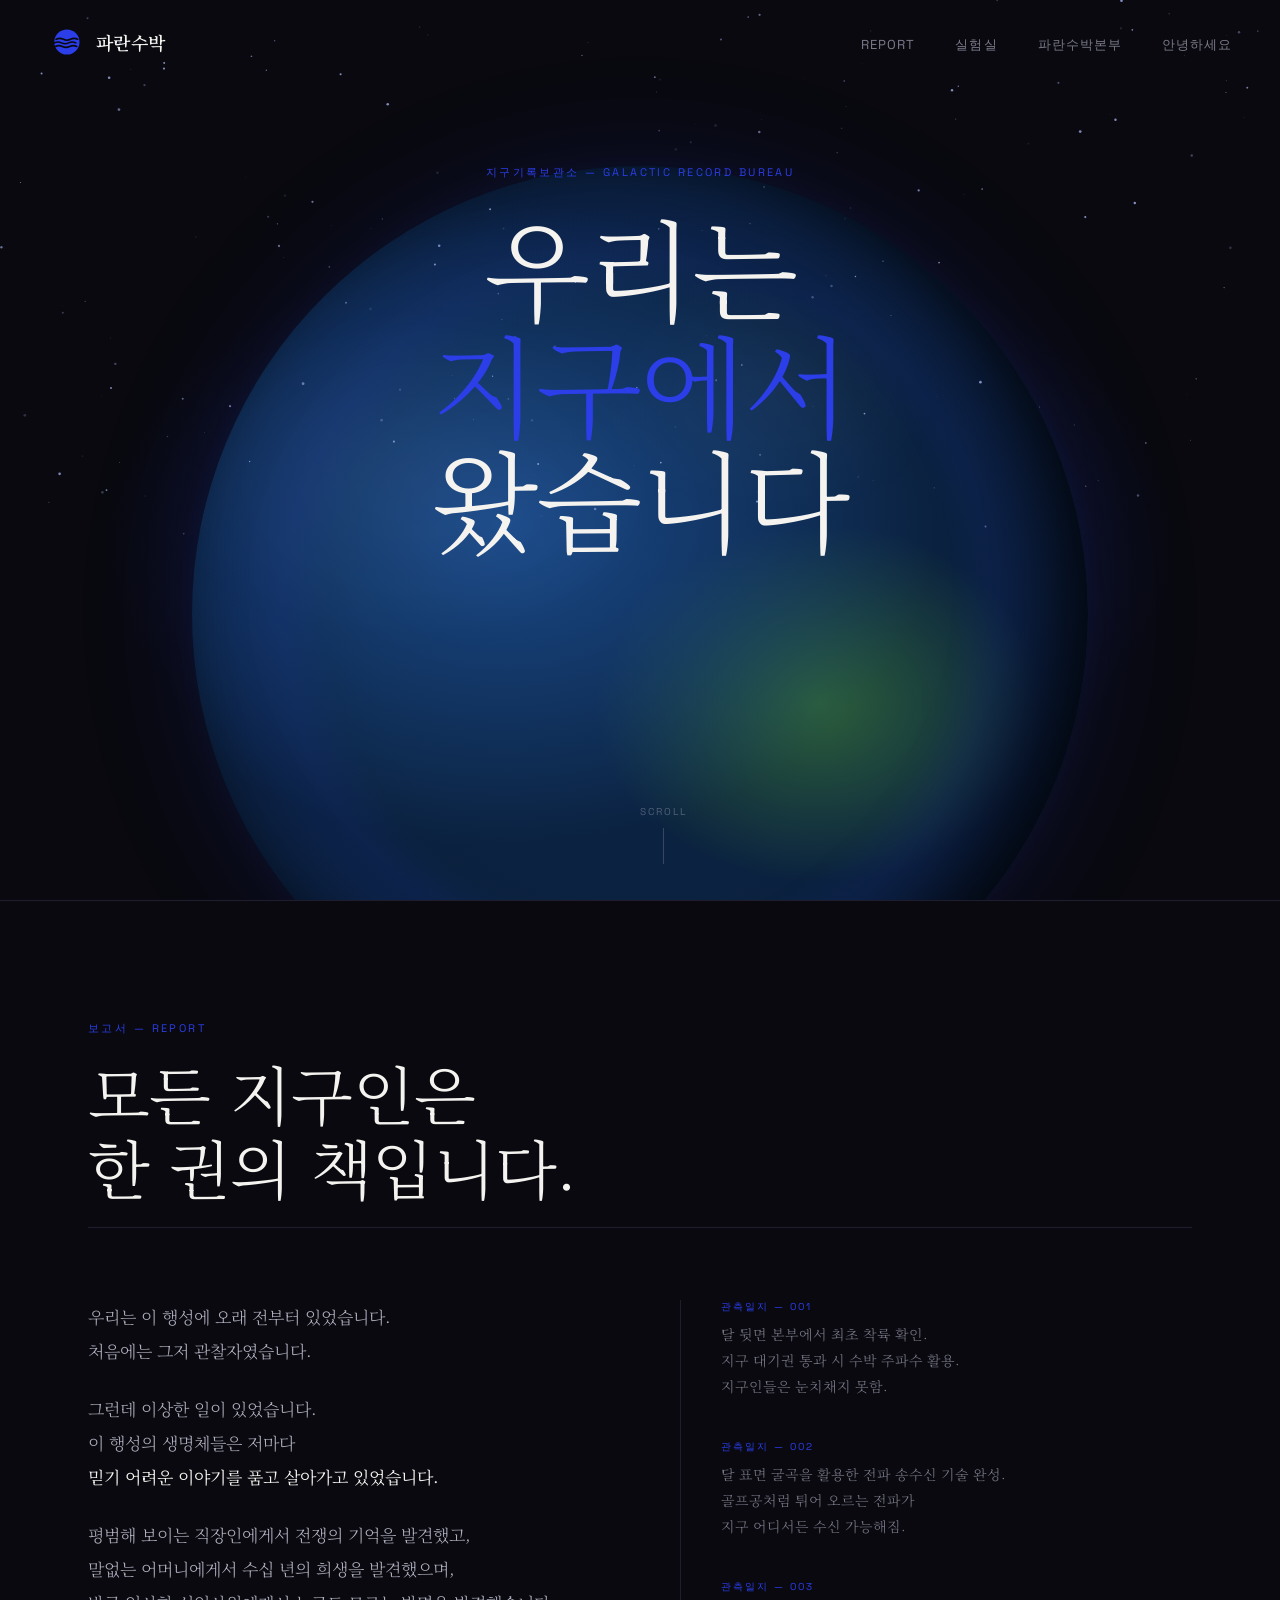
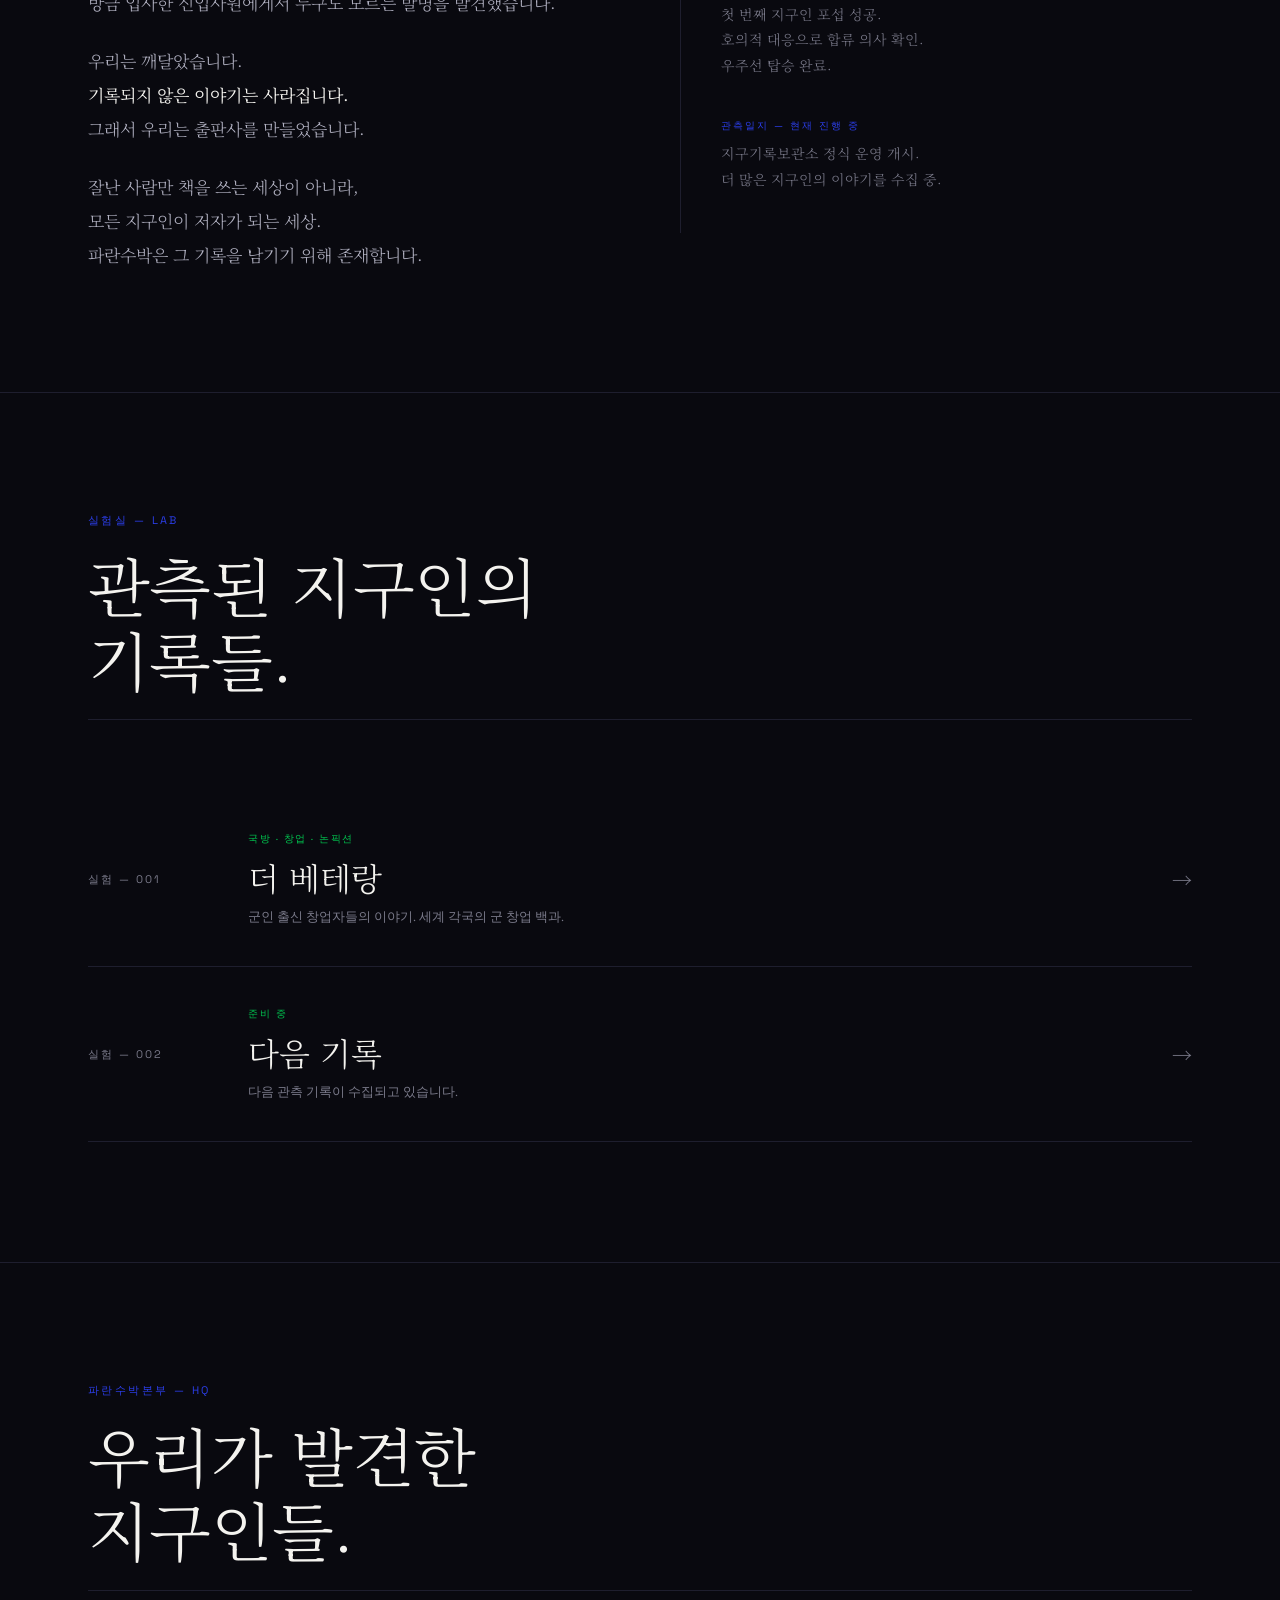
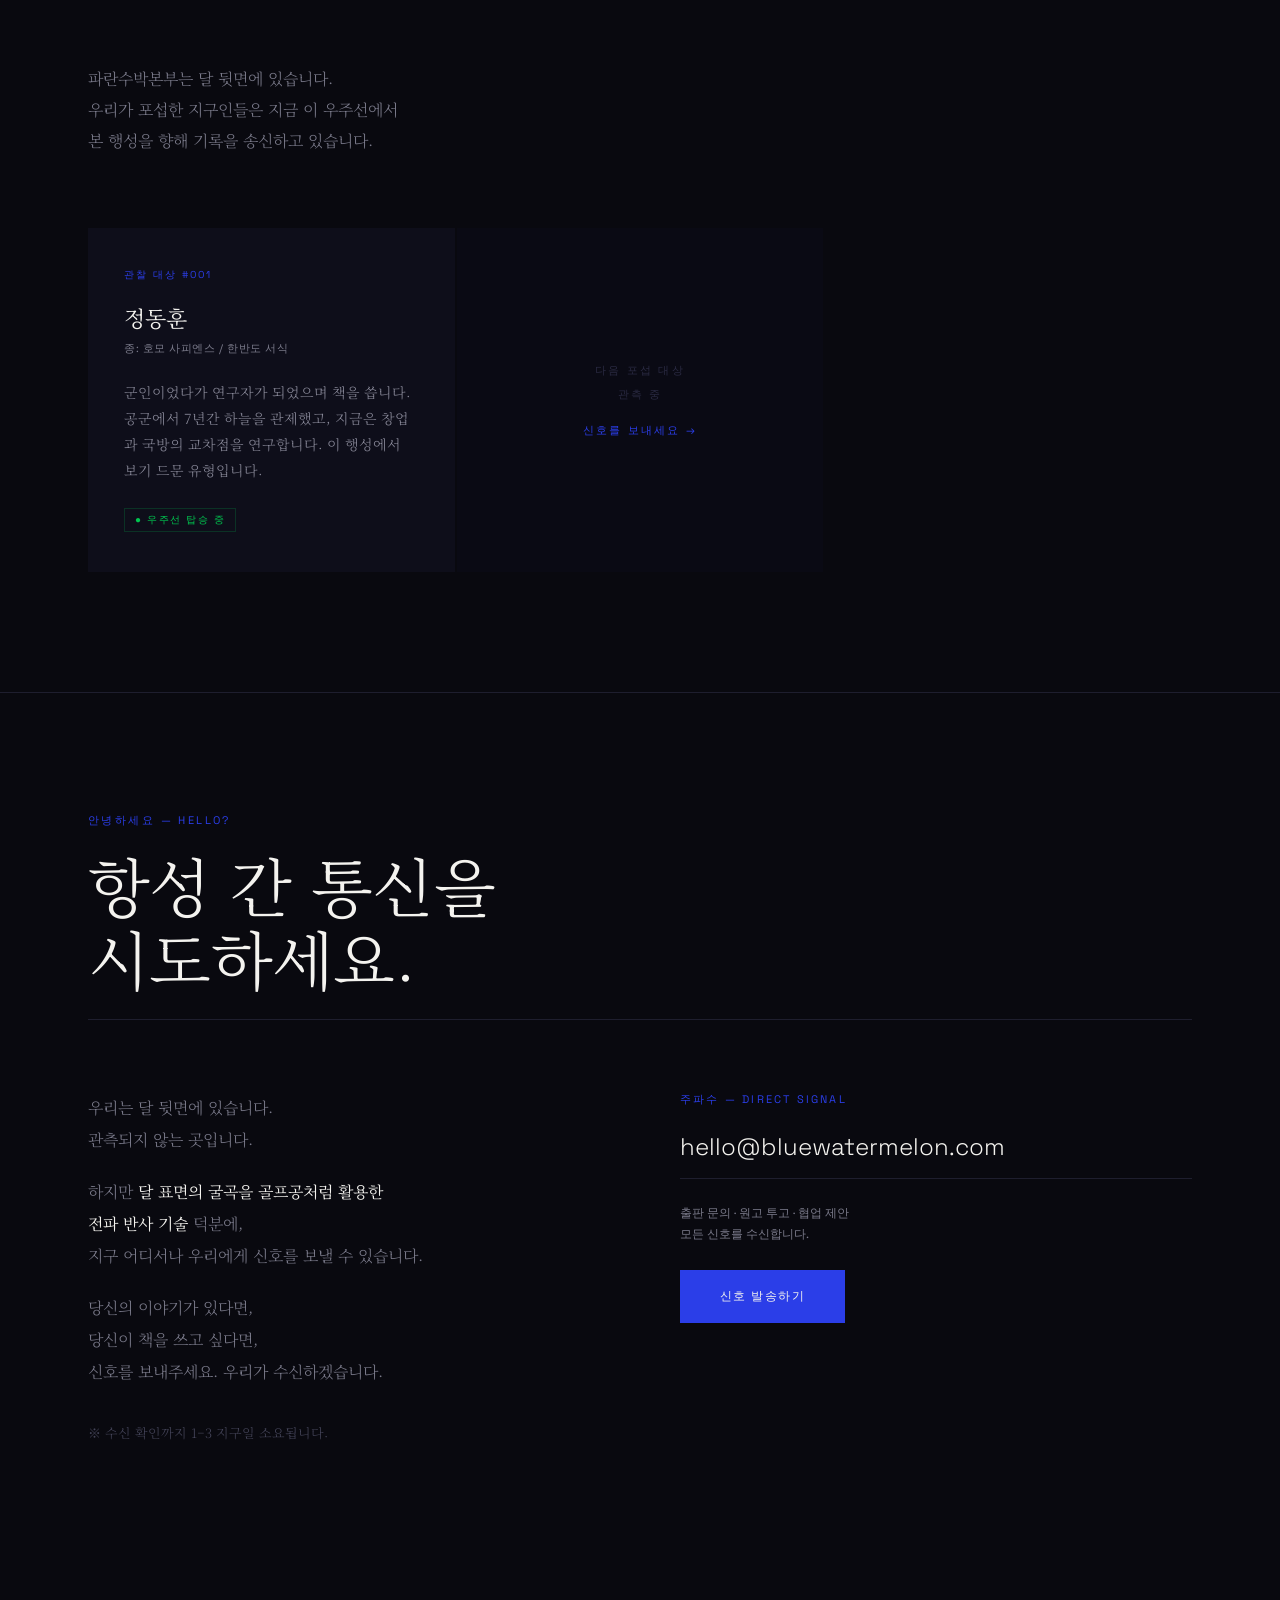
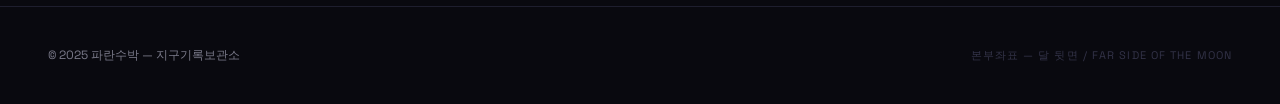
<file: index2.html>
<!DOCTYPE html>
<html lang="ko">
<head>
<meta charset="UTF-8">
<meta name="viewport" content="width=device-width, initial-scale=1.0">
<title>파란수박 — 지구기록보관소</title>
<meta name="description" content="외계인이 설립한 지구기록보관소. 모든 지구인은 한 권의 책입니다.">
<link rel="preconnect" href="https://fonts.googleapis.com">
<link href="https://fonts.googleapis.com/css2?family=Noto+Serif+KR:wght@300;400;600&family=Space+Grotesk:wght@300;400;500&display=swap" rel="stylesheet">
<style>
  *, *::before, *::after { box-sizing: border-box; margin: 0; padding: 0; }

  :root {
    --black: #09090F;
    --blue: #2B3EE8;
    --green: #00C44F;
    --coral: #FF5252;
    --white: #F4F3EF;
    --gray: #7A7A8A;
    --serif: 'Noto Serif KR', serif;
    --sans: 'Space Grotesk', sans-serif;
  }

  html { scroll-behavior: smooth; }

  body {
    background: var(--black);
    color: var(--white);
    font-family: var(--serif);
    overflow-x: hidden;
  }

  /* ── NAV ── */
  nav {
    position: fixed;
    top: 0; left: 0; right: 0;
    z-index: 100;
    display: flex;
    align-items: center;
    justify-content: space-between;
    padding: 24px 48px;
    transition: background 0.4s, border-color 0.4s;
  }

  .nav-logo {
    display: flex;
    align-items: center;
    gap: 12px;
    text-decoration: none;
  }

  .nav-logo svg { width: 36px; height: 36px; }

  .nav-logo-text {
    font-family: var(--serif);
    font-size: 18px;
    font-weight: 600;
    color: var(--white);
    letter-spacing: 0.02em;
  }

  .nav-links {
    display: flex;
    gap: 40px;
    list-style: none;
  }

  .nav-links a {
    font-family: var(--sans);
    font-size: 13px;
    font-weight: 400;
    color: var(--gray);
    text-decoration: none;
    letter-spacing: 0.08em;
    text-transform: uppercase;
    transition: color 0.3s;
  }

  .nav-links a:hover { color: var(--white); }

  /* ── HERO ── */
  #hero {
    position: relative;
    width: 100%;
    height: 100vh;
    overflow: hidden;
    display: flex;
    align-items: center;
    justify-content: center;
  }

  #hero-video {
    position: absolute;
    inset: 0;
    width: 100%;
    height: 100%;
    object-fit: cover;
    opacity: 0.75;
  }

  /* 비디오 없을 때 fallback: 별+지구 CSS 씬 */
  .hero-fallback {
    position: absolute;
    inset: 0;
    background: radial-gradient(ellipse 60% 50% at 50% 60%, #0D1A4A 0%, #09090F 70%);
  }

  .earth {
    position: absolute;
    bottom: -18vh;
    left: 50%;
    transform: translateX(-50%);
    width: 70vw;
    max-width: 900px;
    aspect-ratio: 1;
    border-radius: 50%;
    background:
      radial-gradient(ellipse 80% 60% at 35% 40%, #1A4A8A 0%, transparent 60%),
      radial-gradient(ellipse 50% 40% at 70% 60%, #2B5E3A 0%, transparent 50%),
      radial-gradient(ellipse 100% 100% at 50% 50%, #0B2240 30%, #071830 100%);
    box-shadow:
      inset -40px -20px 80px rgba(0,0,0,0.8),
      0 0 120px rgba(43,62,232,0.15);
    animation: earthRotate 80s linear infinite;
  }

  .earth::before {
    content: '';
    position: absolute;
    inset: 0;
    border-radius: 50%;
    background:
      radial-gradient(ellipse 30% 20% at 25% 35%, rgba(255,255,255,0.04) 0%, transparent 100%),
      radial-gradient(ellipse 20% 15% at 65% 25%, rgba(255,255,255,0.03) 0%, transparent 100%);
  }

  /* 대기권 글로우 */
  .earth::after {
    content: '';
    position: absolute;
    inset: -12px;
    border-radius: 50%;
    background: radial-gradient(ellipse at 50% 50%,
      transparent 48%,
      rgba(43,62,232,0.08) 55%,
      rgba(43,62,232,0.04) 65%,
      transparent 72%);
  }

  @keyframes earthRotate {
    from { background-position: 0% 50%; }
    to   { background-position: 100% 50%; }
  }

  canvas.star-field {
    position: absolute;
    inset: 0;
    pointer-events: none;
    z-index: 1;
  }

  .hero-content {
    position: relative;
    z-index: 2;
    text-align: center;
    padding: 0 24px;
    /* 약간 위로 — 지구가 아래 절반 차지하므로 */
    margin-top: -20vh;
  }

  .hero-eyebrow {
    font-family: var(--sans);
    font-size: 11px;
    font-weight: 400;
    letter-spacing: 0.22em;
    text-transform: uppercase;
    color: var(--blue);
    margin-bottom: 28px;
    opacity: 0;
    animation: fadeUp 1s ease 0.4s forwards;
  }

  .hero-title {
    font-family: var(--serif);
    font-size: clamp(52px, 9vw, 110px);
    font-weight: 300;
    line-height: 1.05;
    letter-spacing: -0.02em;
    opacity: 0;
    animation: fadeUp 1s ease 0.8s forwards;
  }

  .hero-title em {
    font-style: normal;
    color: var(--blue);
  }

  .hero-scroll {
    position: absolute;
    bottom: 36px;
    left: 50%;
    transform: translateX(-50%);
    z-index: 2;
    display: flex;
    flex-direction: column;
    align-items: center;
    gap: 10px;
    font-family: var(--sans);
    font-size: 10px;
    letter-spacing: 0.2em;
    text-transform: uppercase;
    color: rgba(180,180,200,0.4);
    opacity: 0;
    animation: fadeUp 1s ease 1.6s forwards;
  }

  .hero-scroll::after {
    content: '';
    display: block;
    width: 1px;
    height: 36px;
    background: rgba(180,180,200,0.25);
    animation: pulse 2s ease-in-out infinite;
  }

  @keyframes pulse {
    0%, 100% { opacity: 0.2; transform: scaleY(0.5); transform-origin: top; }
    50%       { opacity: 1;   transform: scaleY(1);   transform-origin: top; }
  }

  /* ── SECTIONS 공통 ── */
  .section-wrap {
    padding: 120px 48px;
    max-width: 1200px;
    margin: 0 auto;
  }

  .section-label {
    font-family: var(--sans);
    font-size: 11px;
    font-weight: 400;
    letter-spacing: 0.22em;
    text-transform: uppercase;
    color: var(--blue);
    margin-bottom: 20px;
    display: block;
  }

  .section-title {
    font-family: var(--serif);
    font-size: clamp(36px, 5vw, 64px);
    font-weight: 300;
    line-height: 1.15;
    letter-spacing: -0.01em;
    margin-bottom: 24px;
  }

  .section-divider {
    width: 100%;
    height: 1px;
    background: #1E1E2E;
    margin-bottom: 72px;
  }

  /* ── 보고서 ── */
  #report { border-top: 1px solid #1E1E2E; }

  .report-grid {
    display: grid;
    grid-template-columns: 1fr 1fr;
    gap: 80px;
    align-items: start;
  }

  .report-body {
    font-size: 17px;
    font-weight: 300;
    line-height: 2;
    color: #B0B0C0;
  }

  .report-body p + p { margin-top: 24px; }
  .report-body strong { color: var(--white); font-weight: 400; }

  .report-log {
    border-left: 1px solid #1E1E2E;
    padding-left: 40px;
  }

  .log-entry { margin-bottom: 40px; }

  .log-date {
    font-family: var(--sans);
    font-size: 10px;
    letter-spacing: 0.2em;
    text-transform: uppercase;
    color: var(--blue);
    margin-bottom: 8px;
  }

  .log-text {
    font-size: 14px;
    font-weight: 300;
    line-height: 1.85;
    color: var(--gray);
  }

  /* ── 실험실 ── */
  #lab { border-top: 1px solid #1E1E2E; }

  .experiment-item {
    display: grid;
    grid-template-columns: 120px 1fr auto;
    align-items: center;
    gap: 40px;
    padding: 40px 0;
    border-bottom: 1px solid #1E1E2E;
    text-decoration: none;
    color: inherit;
    cursor: pointer;
  }

  .experiment-item:hover .exp-title { color: var(--blue); }
  .experiment-item:hover .exp-arrow { transform: translateX(8px); color: var(--blue); }

  .exp-num {
    font-family: var(--sans);
    font-size: 11px;
    letter-spacing: 0.18em;
    color: var(--gray);
  }

  .exp-tag {
    font-family: var(--sans);
    font-size: 10px;
    letter-spacing: 0.15em;
    text-transform: uppercase;
    color: var(--green);
    margin-bottom: 8px;
  }

  .exp-title {
    font-family: var(--serif);
    font-size: clamp(22px, 3vw, 32px);
    font-weight: 300;
    transition: color 0.3s;
    margin-bottom: 8px;
  }

  .exp-desc {
    font-family: var(--sans);
    font-size: 13px;
    color: var(--gray);
    font-weight: 300;
  }

  .exp-arrow {
    font-size: 20px;
    color: var(--gray);
    transition: transform 0.3s, color 0.3s;
  }

  /* ── 파란수박본부 ── */
  #hq { border-top: 1px solid #1E1E2E; }

  .hq-intro {
    max-width: 560px;
    font-size: 16px;
    font-weight: 300;
    line-height: 1.95;
    color: var(--gray);
    margin-bottom: 72px;
  }

  .team-grid {
    display: grid;
    grid-template-columns: repeat(auto-fill, minmax(280px, 1fr));
    gap: 2px;
  }

  .team-card {
    background: #0E0E1A;
    padding: 40px 36px;
    position: relative;
    overflow: hidden;
    transition: background 0.4s;
  }

  .team-card:hover { background: #13132A; }

  .team-card::before {
    content: '';
    position: absolute;
    top: 0; left: 0; right: 0;
    height: 1px;
    background: var(--blue);
    transform: scaleX(0);
    transition: transform 0.4s;
    transform-origin: left;
  }

  .team-card:hover::before { transform: scaleX(1); }

  .card-id {
    font-family: var(--sans);
    font-size: 10px;
    letter-spacing: 0.2em;
    text-transform: uppercase;
    color: var(--blue);
    margin-bottom: 20px;
  }

  .card-name {
    font-family: var(--serif);
    font-size: 22px;
    font-weight: 400;
    margin-bottom: 8px;
  }

  .card-species {
    font-family: var(--sans);
    font-size: 11px;
    color: var(--gray);
    letter-spacing: 0.05em;
    margin-bottom: 24px;
  }

  .card-obs {
    font-size: 14px;
    font-weight: 300;
    line-height: 1.85;
    color: #8A8A9A;
  }

  .card-status {
    display: inline-block;
    margin-top: 24px;
    font-family: var(--sans);
    font-size: 10px;
    letter-spacing: 0.15em;
    text-transform: uppercase;
    color: var(--green);
    padding: 4px 10px;
    border: 1px solid rgba(0,196,79,0.2);
  }

  /* ── 안녕하세요 ── */
  #contact { border-top: 1px solid #1E1E2E; }

  .contact-grid {
    display: grid;
    grid-template-columns: 1fr 1fr;
    gap: 80px;
    align-items: start;
  }

  .contact-lore {
    font-size: 16px;
    font-weight: 300;
    line-height: 2;
    color: var(--gray);
  }

  .contact-lore p + p { margin-top: 20px; }
  .contact-lore strong { color: var(--white); font-weight: 400; }

  .contact-action {
    display: flex;
    flex-direction: column;
    gap: 24px;
  }

  .signal-label {
    font-family: var(--sans);
    font-size: 11px;
    letter-spacing: 0.2em;
    text-transform: uppercase;
    color: var(--blue);
  }

  .signal-addr {
    font-family: var(--sans);
    font-size: clamp(16px, 2vw, 24px);
    font-weight: 300;
    color: var(--white);
    text-decoration: none;
    border-bottom: 1px solid #1E1E2E;
    padding-bottom: 16px;
    transition: border-color 0.3s, color 0.3s;
    display: block;
  }

  .signal-addr:hover { color: var(--blue); border-color: var(--blue); }

  .signal-note {
    font-family: var(--sans);
    font-size: 12px;
    color: var(--gray);
    line-height: 1.8;
  }

  .transmission-btn {
    display: inline-block;
    font-family: var(--sans);
    font-size: 12px;
    font-weight: 500;
    letter-spacing: 0.12em;
    text-transform: uppercase;
    color: var(--white);
    background: var(--blue);
    padding: 18px 40px;
    text-decoration: none;
    transition: background 0.3s;
    align-self: flex-start;
  }

  .transmission-btn:hover { background: #1A2DB0; }

  /* ── FOOTER ── */
  footer {
    border-top: 1px solid #1E1E2E;
    padding: 40px 48px;
    display: flex;
    align-items: center;
    justify-content: space-between;
  }

  .footer-brand {
    font-family: var(--sans);
    font-size: 12px;
    color: var(--gray);
  }

  .footer-coords {
    font-family: var(--sans);
    font-size: 11px;
    color: #333348;
    letter-spacing: 0.1em;
  }

  /* ── ANIMATIONS ── */
  @keyframes fadeUp {
    from { opacity: 0; transform: translateY(24px); }
    to   { opacity: 1; transform: translateY(0); }
  }

  .reveal {
    opacity: 0;
    transform: translateY(28px);
    transition: opacity 0.9s ease, transform 0.9s ease;
  }

  .reveal.visible { opacity: 1; transform: translateY(0); }

  /* ── MOBILE ── */
  @media (max-width: 768px) {
    nav { padding: 20px 24px; }
    .nav-links { display: none; }
    .section-wrap { padding: 80px 24px; }
    .report-grid { grid-template-columns: 1fr; gap: 48px; }
    .contact-grid { grid-template-columns: 1fr; gap: 48px; }
    .experiment-item { grid-template-columns: 60px 1fr auto; gap: 16px; }
    footer { flex-direction: column; gap: 12px; text-align: center; }
    .earth { width: 120vw; }
    .hero-content { margin-top: -30vh; }
  }

  @media (prefers-reduced-motion: reduce) {
    *, *::before, *::after { animation: none !important; transition: none !important; }
    .reveal { opacity: 1; transform: none; }
  }
</style>
</head>
<body>

<!-- NAV -->
<nav id="main-nav">
  <a href="#hero" class="nav-logo">
    <svg viewBox="0 0 80 80" fill="none" xmlns="http://www.w3.org/2000/svg">
      <circle cx="42" cy="40" r="28" fill="#2B3EE8"/>
      <path d="M18 34 Q26 30 34 34 Q42 38 50 34 Q58 30 66 34" stroke="#09090F" stroke-width="3.5" stroke-linecap="round" fill="none"/>
      <path d="M14 42 Q22 38 30 42 Q38 46 46 42 Q54 38 62 42" stroke="#09090F" stroke-width="3.5" stroke-linecap="round" fill="none"/>
      <path d="M16 50 Q24 46 32 50 Q40 54 48 50 Q56 46 64 50" stroke="#09090F" stroke-width="3.5" stroke-linecap="round" fill="none"/>
    </svg>
    <span class="nav-logo-text">파란수박</span>
  </a>
  <ul class="nav-links">
    <li><a href="#report">REPORT</a></li>
    <li><a href="#lab">실험실</a></li>
    <li><a href="#hq">파란수박본부</a></li>
    <li><a href="#contact">안녕하세요</a></li>
  </ul>
</nav>

<!-- HERO -->
<section id="hero">
  <!-- 실제 영상 소스 (NASA 공개 영상 URL로 교체 가능) -->
  <video id="hero-video" autoplay muted loop playsinline poster="">
    <source src="https://www.nasa.gov/wp-content/uploads/2023/03/blue_marble_west.mp4" type="video/mp4">
  </video>

  <!-- CSS 지구 fallback (영상 로드 실패 시 표시) -->
  <div class="hero-fallback" id="hero-fallback">
    <canvas class="star-field" id="stars"></canvas>
    <div class="earth"></div>
  </div>

  <div class="hero-content">
    <p class="hero-eyebrow">지구기록보관소 — Galactic Record Bureau</p>
    <h1 class="hero-title">
      우리는<br>
      <em>지구에서</em><br>
      왔습니다
    </h1>
  </div>

  <div class="hero-scroll">scroll</div>
</section>

<!-- 보고서 -->
<section id="report">
  <div class="section-wrap">
    <span class="section-label reveal">보고서 — REPORT</span>
    <h2 class="section-title reveal">모든 지구인은<br>한 권의 책입니다.</h2>
    <div class="section-divider"></div>

    <div class="report-grid">
      <div class="report-body reveal">
        <p>우리는 이 행성에 오래 전부터 있었습니다.<br>처음에는 그저 관찰자였습니다.</p>
        <p>그런데 이상한 일이 있었습니다.<br>이 행성의 생명체들은 저마다<br><strong>믿기 어려운 이야기를 품고 살아가고 있었습니다.</strong></p>
        <p>평범해 보이는 직장인에게서 전쟁의 기억을 발견했고,<br>말없는 어머니에게서 수십 년의 희생을 발견했으며,<br>방금 입사한 신입사원에게서 누구도 모르는 발명을 발견했습니다.</p>
        <p>우리는 깨달았습니다.<br><strong>기록되지 않은 이야기는 사라집니다.</strong><br>그래서 우리는 출판사를 만들었습니다.</p>
        <p>잘난 사람만 책을 쓰는 세상이 아니라,<br>모든 지구인이 저자가 되는 세상.<br>파란수박은 그 기록을 남기기 위해 존재합니다.</p>
      </div>

      <div class="report-log reveal">
        <div class="log-entry">
          <div class="log-date">관측일지 — 001</div>
          <div class="log-text">달 뒷면 본부에서 최초 착륙 확인.<br>지구 대기권 통과 시 수박 주파수 활용.<br>지구인들은 눈치채지 못함.</div>
        </div>
        <div class="log-entry">
          <div class="log-date">관측일지 — 002</div>
          <div class="log-text">달 표면 굴곡을 활용한 전파 송수신 기술 완성.<br>골프공처럼 튀어 오르는 전파가<br>지구 어디서든 수신 가능해짐.</div>
        </div>
        <div class="log-entry">
          <div class="log-date">관측일지 — 003</div>
          <div class="log-text">첫 번째 지구인 포섭 성공.<br>호의적 대응으로 합류 의사 확인.<br>우주선 탑승 완료.</div>
        </div>
        <div class="log-entry">
          <div class="log-date">관측일지 — 현재 진행 중</div>
          <div class="log-text">지구기록보관소 정식 운영 개시.<br>더 많은 지구인의 이야기를 수집 중.</div>
        </div>
      </div>
    </div>
  </div>
</section>

<!-- 실험실 -->
<section id="lab">
  <div class="section-wrap">
    <span class="section-label reveal">실험실 — LAB</span>
    <h2 class="section-title reveal">관측된 지구인의<br>기록들.</h2>
    <div class="section-divider"></div>

    <div class="experiment-list">
      <div class="experiment-item reveal">
        <span class="exp-num">실험 — 001</span>
        <div class="exp-info">
          <div class="exp-tag">국방 · 창업 · 논픽션</div>
          <div class="exp-title">더 베테랑</div>
          <div class="exp-desc">군인 출신 창업자들의 이야기. 세계 각국의 군 창업 백과.</div>
        </div>
        <span class="exp-arrow">→</span>
      </div>

      <div class="experiment-item reveal">
        <span class="exp-num">실험 — 002</span>
        <div class="exp-info">
          <div class="exp-tag">준비 중</div>
          <div class="exp-title">다음 기록</div>
          <div class="exp-desc">다음 관측 기록이 수집되고 있습니다.</div>
        </div>
        <span class="exp-arrow">→</span>
      </div>
    </div>
  </div>
</section>

<!-- 파란수박본부 -->
<section id="hq">
  <div class="section-wrap">
    <span class="section-label reveal">파란수박본부 — HQ</span>
    <h2 class="section-title reveal">우리가 발견한<br>지구인들.</h2>
    <div class="section-divider"></div>

    <p class="hq-intro reveal">
      파란수박본부는 달 뒷면에 있습니다.<br>
      우리가 포섭한 지구인들은 지금 이 우주선에서<br>
      본 행성을 향해 기록을 송신하고 있습니다.
    </p>

    <div class="team-grid">
      <div class="team-card reveal">
        <div class="card-id">관찰 대상 #001</div>
        <div class="card-name">정동훈</div>
        <div class="card-species">종: 호모 사피엔스 / 한반도 서식</div>
        <div class="card-obs">
          군인이었다가 연구자가 되었으며 책을 씁니다.
          공군에서 7년간 하늘을 관제했고,
          지금은 창업과 국방의 교차점을 연구합니다.
          이 행성에서 보기 드문 유형입니다.
        </div>
        <span class="card-status">● 우주선 탑승 중</span>
      </div>

      <div class="team-card reveal" style="display:flex; flex-direction:column; align-items:center; justify-content:center; min-height:280px; background:#0A0A14;">
        <div style="font-family:var(--sans); font-size:11px; letter-spacing:0.2em; text-transform:uppercase; color:#2A2A42; text-align:center; line-height:2.2;">
          다음 포섭 대상<br>관측 중<br>
          <a href="#contact" style="color:var(--blue); text-decoration:none; margin-top:12px; display:block;">신호를 보내세요 →</a>
        </div>
      </div>
    </div>
  </div>
</section>

<!-- 안녕하세요 -->
<section id="contact">
  <div class="section-wrap" style="padding-bottom: 160px;">
    <span class="section-label reveal">안녕하세요 — HELLO?</span>
    <h2 class="section-title reveal">항성 간 통신을<br>시도하세요.</h2>
    <div class="section-divider"></div>

    <div class="contact-grid">
      <div class="contact-lore reveal">
        <p>우리는 달 뒷면에 있습니다.<br>관측되지 않는 곳입니다.</p>
        <p>하지만 <strong>달 표면의 굴곡을 골프공처럼 활용한<br>전파 반사 기술</strong> 덕분에,<br>지구 어디서나 우리에게 신호를 보낼 수 있습니다.</p>
        <p>당신의 이야기가 있다면,<br>당신이 책을 쓰고 싶다면,<br>신호를 보내주세요. 우리가 수신하겠습니다.</p>
        <p style="margin-top:32px; font-size:13px; color:#444458;">
          ※ 수신 확인까지 1–3 지구일 소요됩니다.
        </p>
      </div>

      <div class="contact-action reveal">
        <span class="signal-label">주파수 — Direct Signal</span>
        <a href="mailto:hello@bluewatermelon.com" class="signal-addr">
          hello@bluewatermelon.com
        </a>
        <p class="signal-note">
          출판 문의 · 원고 투고 · 협업 제안<br>
          모든 신호를 수신합니다.
        </p>
        <a href="mailto:hello@bluewatermelon.com" class="transmission-btn">
          신호 발송하기
        </a>
      </div>
    </div>
  </div>
</section>

<!-- FOOTER -->
<footer>
  <div class="footer-brand">© 2025 파란수박 — 지구기록보관소</div>
  <div class="footer-coords">본부좌표 — 달 뒷면 / FAR SIDE OF THE MOON</div>
</footer>

<script>
// ── 별 파티클 (fallback용) ──
const canvas = document.getElementById('stars');
if (canvas) {
  const ctx = canvas.getContext('2d');
  let stars = [];

  function resize() {
    canvas.width  = window.innerWidth;
    canvas.height = window.innerHeight;
  }

  function initStars() {
    stars = [];
    const count = Math.floor((canvas.width * canvas.height) / 6000);
    for (let i = 0; i < count; i++) {
      stars.push({
        x: Math.random() * canvas.width,
        y: Math.random() * canvas.height * 0.6,
        r: Math.random() * 1.2 + 0.2,
        speed: Math.random() * 0.006 + 0.002,
        phase: Math.random() * Math.PI * 2
      });
    }
  }

  function draw(t) {
    ctx.clearRect(0, 0, canvas.width, canvas.height);
    for (const s of stars) {
      const a = (Math.sin(t * s.speed + s.phase) + 1) / 2 * 0.65 + 0.1;
      ctx.beginPath();
      ctx.arc(s.x, s.y, s.r, 0, Math.PI * 2);
      ctx.fillStyle = `rgba(180,190,255,${a})`;
      ctx.fill();
    }
    requestAnimationFrame(draw);
  }

  resize();
  initStars();
  requestAnimationFrame(draw);
  window.addEventListener('resize', () => { resize(); initStars(); });
}

// ── 영상 로드 실패 시 fallback 표시 ──
const video = document.getElementById('hero-video');
const fallback = document.getElementById('hero-fallback');

if (video) {
  video.addEventListener('error', () => {
    video.style.display = 'none';
    fallback.style.display = 'block';
  });

  // 3초 후에도 재생 안 되면 fallback
  setTimeout(() => {
    if (video.readyState < 2) {
      video.style.display = 'none';
      fallback.style.display = 'block';
    }
  }, 3000);
}

// ── 스크롤 리빌 ──
const reveals = document.querySelectorAll('.reveal');
const observer = new IntersectionObserver((entries) => {
  entries.forEach(e => {
    if (e.isIntersecting) {
      e.target.classList.add('visible');
      observer.unobserve(e.target);
    }
  });
}, { threshold: 0.1 });
reveals.forEach(el => observer.observe(el));

// ── nav 스크롤 배경 ──
const nav = document.getElementById('main-nav');
window.addEventListener('scroll', () => {
  if (window.scrollY > 60) {
    nav.style.background = 'rgba(9,9,15,0.92)';
    nav.style.backdropFilter = 'blur(12px)';
    nav.style.borderBottom = '1px solid #1E1E2E';
  } else {
    nav.style.background = 'transparent';
    nav.style.backdropFilter = 'none';
    nav.style.borderBottom = 'none';
  }
}, { passive: true });
</script>
</body>
</html>
</file>
